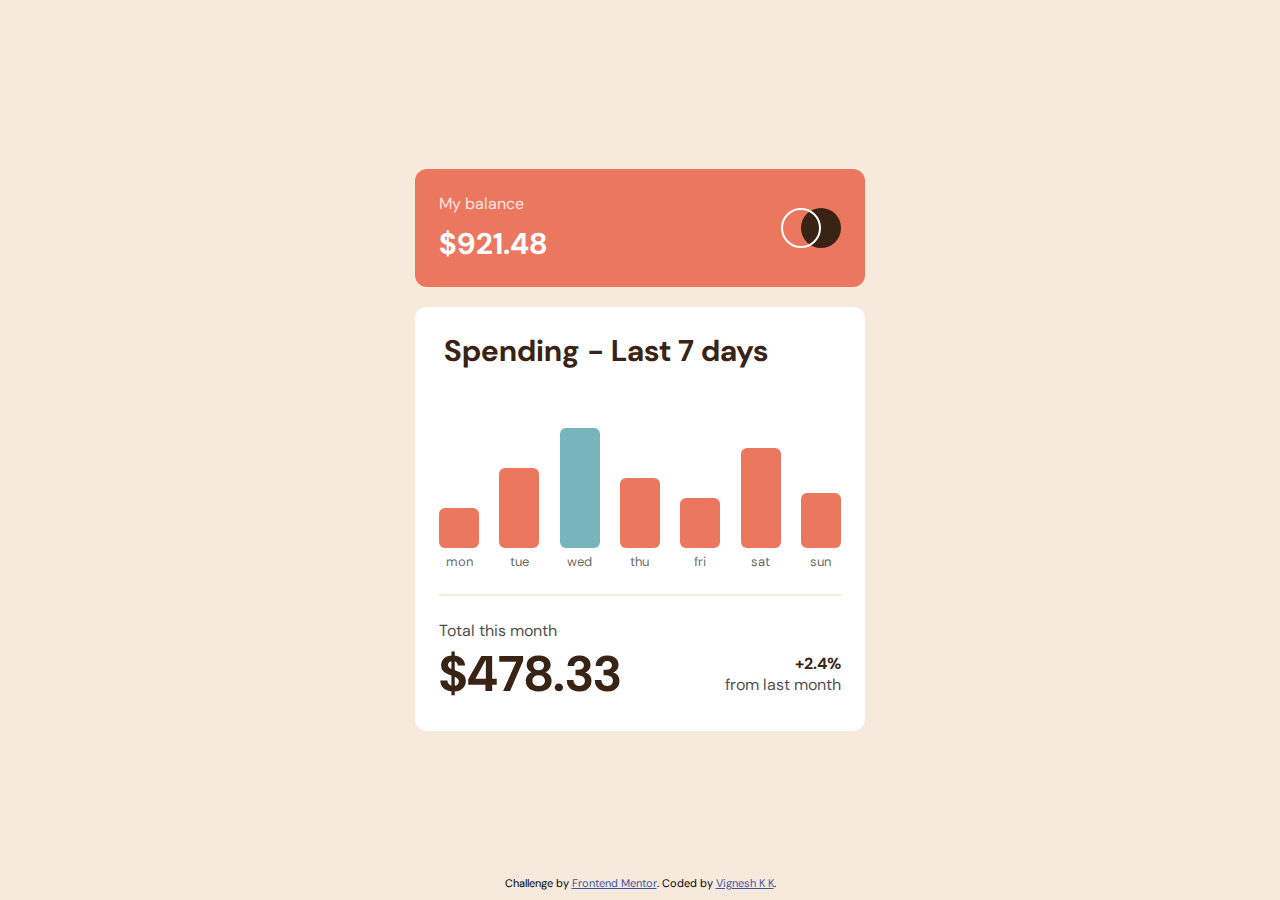
<file: expenses-chart-component-main/index.html>
<!DOCTYPE html>
<html lang="en">

<head>
  <meta charset="UTF-8">
  <meta name="viewport" content="width=device-width, initial-scale=1.0">
  <!-- displays site properly based on user's device -->

  <link rel="icon" type="image/png" sizes="32x32" href="./images/favicon-32x32.png">

  <link rel="stylesheet" href="style.css">

  <title>Frontend Mentor | Expenses chart component</title>

  <!-- Feel free to remove these styles or customise in your own stylesheet 👍 -->
  <style>
    .attribution {
      font-size: 11px;
      text-align: center;
    }

    .attribution a {
      color: hsl(228, 45%, 44%);
    }
  </style>
</head>

<body>

  <div class="content">
    <div class="balance-group">
      <div class="balance-info">
        <span class="title">My balance</span>
        <span class="price">$921.48</span>
      </div>
      <div class="balance-icon">
        <span class="outlined"></span>
        <span class="filled"></span>
      </div>
    </div>
    <div class="chart-group">
      <h3 class="chart-title">Spending - Last 7 days</h3>
      <div class="chart">
        <div data-id="mon" class="chart-item">
          <span class="chart-price">$17.45</span>
          <div class="chart-bar"></div>
          <div class="chart-bar-label">mon</div>
        </div>
        <div data-id="tue" class="chart-item">
          <span class="chart-price">$34.91</span>
          <div class="chart-bar"></div>
          <div class="chart-bar-label">tue</div>
        </div>
        <div data-id="wed" class="chart-item">
          <span class="chart-price">$52.36</span>
          <div class="chart-bar"></div>
          <div class="chart-bar-label">wed</div>
        </div>
        <div data-id="thu" class="chart-item">
          <span class="chart-price">$31.07</span>
          <div class="chart-bar"></div>
          <div class="chart-bar-label">thu</div>
        </div>
        <div data-id="fri" class="chart-item">
          <span class="chart-price">$23.39</span>
          <div class="chart-bar"></div>
          <div class="chart-bar-label">fri</div>
        </div>
        <div data-id="sat" class="chart-item">
          <span class="chart-price">$43.28</span>
          <div class="chart-bar"></div>
          <div class="chart-bar-label">sat</div>
        </div>
        <div data-id="sun" class="chart-item">
          <span class="chart-price">$25.48</span>
          <div class="chart-bar"></div>
          <div class="chart-bar-label">sun</div>
        </div>
      </div>
      <hr />
      <div class="chart-info">
        <div class="month-info">
          <span class="text">Total this month</span>
          <h3 class="monthly-expense">$478.33</h3>
        </div>
        <div class="expense-stat">
          <span class="expense-stat-percent">+2.4%</span>
          <span class="text">from last month</span>
        </div>
      </div>
    </div>
  </div>

  <div class="attribution">
    Challenge by <a href="https://www.frontendmentor.io?ref=challenge" target="_blank">Frontend Mentor</a>.
    Coded by <a href="#">Vignesh K K</a>.
  </div>
</body>

</html>
</file>
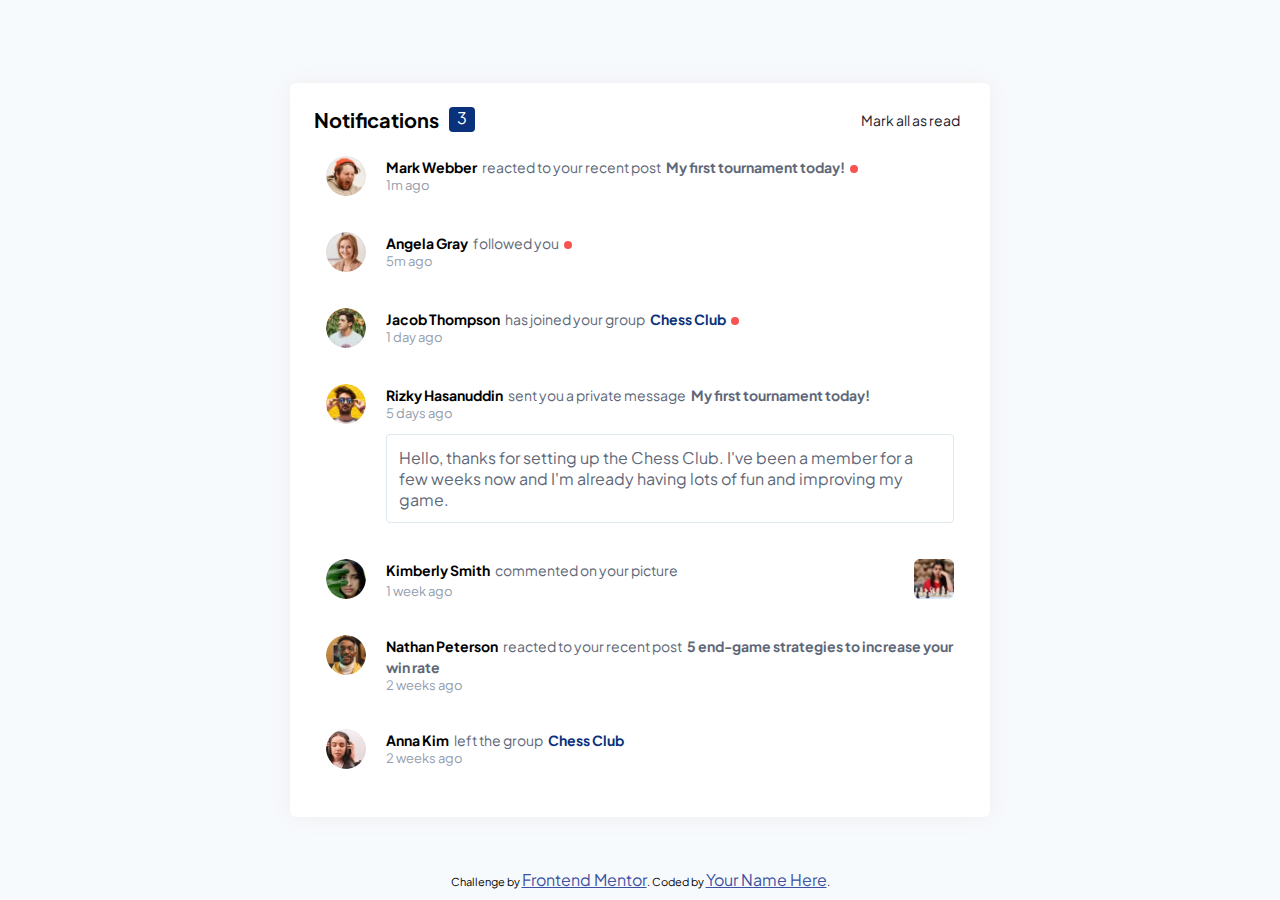
<file: notifications-page-main/index.html>
<!DOCTYPE html>
<html lang="en">
<head>
  <meta charset="UTF-8">
  <meta name="viewport" content="width=device-width, initial-scale=1.0"> <!-- displays site properly based on user's device -->

  <link rel="icon" type="image/png" sizes="32x32" href="./assets/images/favicon-32x32.png">
  
  <link rel="stylesheet" href="style.css">

  <title>Frontend Mentor | Notifications page</title>

  <!-- Feel free to remove these styles or customise in your own stylesheet 👍 -->
  <style>
    .attribution { font-size: 11px; text-align: center; }
    .attribution a { color: hsl(228, 45%, 44%); }
  </style>
</head>
<body>

  <div class="notification-card">
    <div class="notification-title-row">
      <div class="notification-block">
        <h4>Notifications</h4>
        <span data-identifier="notificationCountBadge" class="notification-count-badge">3</span>
      </div>
      <button data-identifier="markAllAsRead" class="text-button">
        Mark all as read 
      </button>
    </div>
    <div class="notification-body">
      <div class="notification-item">
        <div class="notification-info-group">
          <img class="avatar" src="/notifications-page-main/assets/images/avatar-mark-webber.webp" />
          <div class="user-info">
            <div class="notification">
              <span class="author-name">Mark Webber&nbsp;</span>
              <span class="type">reacted to your recent post&nbsp;</span>
              <span class="target post">My first tournament today!&nbsp;</span>
              <span class="unread-badge"></span>
            </div>
            <time datetime="Sat, 20 Apr 2024 04:25:34 GMT" class="notification-time">1m ago</time>
          </div>
        </div>
      </div>
      <div class="notification-item">
        <div class="notification-info-group">
          <img class="avatar" src="/notifications-page-main/assets/images/avatar-angela-gray.webp" />
          <div class="user-info">
            <div class="notification">
              <span class="author-name">Angela Gray&nbsp;</span>
              <span class="type">followed you&nbsp;</span>
              <span class="unread-badge"></span>
            </div>
            <time datetime="Sat, 20 Apr 2024 04:25:34 GMT" class="notification-time">5m ago</time>
          </div>
        </div>
      </div>
      <div class="notification-item">
        <div class="notification-info-group">
          <img class="avatar" src="/notifications-page-main/assets/images/avatar-jacob-thompson.webp" />
          <div class="user-info">
            <div class="notification">
              <span class="author-name">Jacob Thompson&nbsp;</span>
              <span class="type">has joined your group&nbsp;</span>
              <span class="target club">Chess Club&nbsp;</span>
              <span class="unread-badge"></span>
            </div>
            <time datetime="Sat, 20 Apr 2024 04:25:34 GMT" class="notification-time">1 day ago</time>
          </div>
        </div>
      </div>
      <div class="notification-item">
        <div class="notification-info-group">
          <img class="avatar" src="/notifications-page-main/assets/images/avatar-rizky-hasanuddin.webp" />
          <div class="user-info">
            <div class="notification">
              <span class="author-name">Rizky Hasanuddin&nbsp;</span>
              <span class="type">sent you a private message&nbsp;</span>
              <span class="target post">My first tournament today!&nbsp;</span>
            </div>
            <time datetime="Sat, 20 Apr 2024 04:25:34 GMT" class="notification-time">5 days ago</time>
          </div>
        </div>
        <p class="notification-text">
          Hello, thanks for setting up the Chess Club. I've been a member for a few weeks now and 
  I'm already having lots of fun and improving my game.
        </p>
      </div>
      <div class="notification-item">
        <div class="notification-info-group-wrapper">
          <div class="notification-info-group">
            <img class="avatar" src="/notifications-page-main/assets/images/avatar-kimberly-smith.webp" />
            <div class="user-info">
              <div class="notification">
                <span class="author-name">Kimberly Smith&nbsp;</span>
                <span class="type">commented on your picture&nbsp;</span>
              </div>
              <time datetime="Sat, 20 Apr 2024 04:25:34 GMT" class="notification-time">1 week ago</time>
            </div>
          </div>
          <img class="image-commented" src="/notifications-page-main/assets/images/image-chess.webp" />
        </div>
      </div>
      <div class="notification-item">
        <div class="notification-info-group">
          <img class="avatar" src="/notifications-page-main/assets/images/avatar-nathan-peterson.webp" />
          <div class="user-info">
            <div class="notification">
              <span class="author-name">Nathan Peterson&nbsp;</span>
              <span class="type">reacted to your recent post&nbsp;</span>
              <span class="target post">5 end-game strategies to increase your win rate&nbsp;</span>
            </div>
            <time datetime="Sat, 20 Apr 2024 04:25:34 GMT" class="notification-time">2 weeks ago</time>
          </div>
        </div>
      </div>
      <div class="notification-item">
        <div class="notification-info-group">
          <img class="avatar" src="/notifications-page-main/assets/images/avatar-anna-kim.webp" />
          <div class="user-info">
            <div class="notification">
              <span class="author-name">Anna Kim&nbsp;</span>
              <span class="type">left the group&nbsp;</span>
              <span class="target club">Chess Club&nbsp;</span>
            </div>
            <time datetime="Sat, 20 Apr 2024 04:25:34 GMT" class="notification-time">2 weeks ago</time>
          </div>
        </div>
      </div>
    </div>
  </div>

  <div class="attribution">
    Challenge by <a href="https://www.frontendmentor.io?ref=challenge" target="_blank">Frontend Mentor</a>. 
    Coded by <a href="#">Your Name Here</a>.
  </div>
  <script src="/notifications-page-main/script.js" />
</body>
</html>
</file>
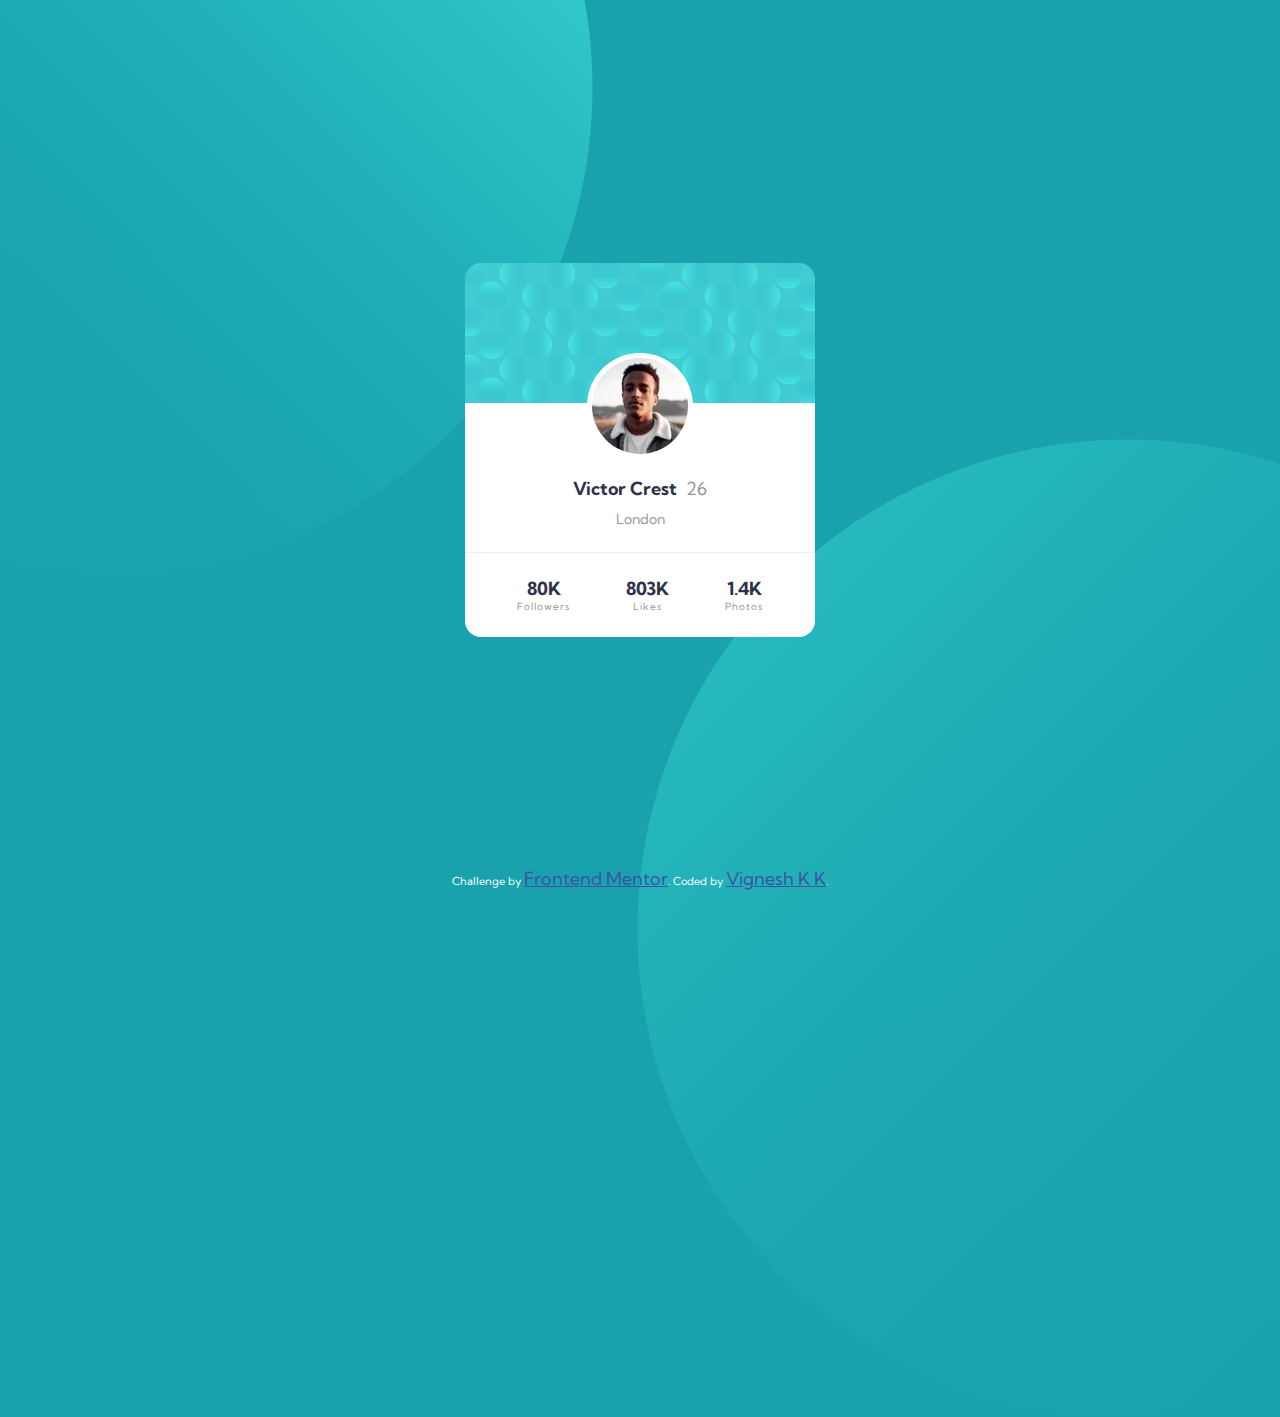
<file: profile-card-component-main/index.html>
<!DOCTYPE html>
<html lang="en">

<head>
  <meta charset="UTF-8">
  <meta name="viewport" content="width=device-width, initial-scale=1.0">
  <!-- displays site properly based on user's device -->

  <link rel="icon" type="image/png" sizes="32x32" href="./images/favicon-32x32.png">

  <link rel="stylesheet" href="./style.css">

  <title>Frontend Mentor | Profile card component</title>

  <!-- Feel free to remove these styles or customise in your own stylesheet 👍 -->
  <style>
    .attribution {
      font-size: 11px;
      text-align: center;
    }

    .attribution a {
      color: hsl(228, 45%, 44%);
    }
  </style>
</head>

<body>
  <div class="card">
    <div class="top-image"></div>
    <div class="content">
      <div class="user-details">
        <img src="./images/image-victor.jpg" alt="Victor" class="avatar">
        <div class="user-info-group">
          <div class="user-info">
            <span class="user-name">Victor Crest</span>
            <span class="user-age">26</span>
          </div>
          <span class="user-location">London</span>
        </div>
      </div>
      <div class="user-stat">
        <div class="user-stat-item">
          <span class="stat-number">80K</span>
          <span class="stat-text">Followers</span>
        </div>
        <div class="user-stat-item">
          <span class="stat-number">803K</span>
          <span class="stat-text">Likes</span>
        </div>
        <div class="user-stat-item">
          <span class="stat-number">1.4K</span>
          <span class="stat-text">Photos</span>
        </div>
      </div>
    </div>
  </div>

  <div class="attribution">
    Challenge by <a href="https://www.frontendmentor.io?ref=challenge" target="_blank">Frontend Mentor</a>.
    Coded by <a href="#">Vignesh K K</a>.
  </div>
</body>

</html>
</file>
<file: expenses-chart-component-main/style.css>
@import url('https://fonts.googleapis.com/css2?family=DM+Sans:ital,opsz,wght@0,9..40,100..1000;1,9..40,100..1000&display=swap');

:root {
  --soft-red: hsl(10, 79%, 65%);
  --soft-red-hover: hsl(10, 79%, 75%);
  --cyan: hsl(186, 34%, 60%);
  --cyan-hover: hsl(186, 34%, 70%);
  --dark-brown: hsl(25, 47%, 15%);
  --medium-brown: hsl(28, 10%, 53%);
  --cream: hsl(27, 66%, 92%);
  --very-pale-orange: hsl(33, 100%, 98%);
  --white: #ffffff;
  --grey: #C5C5C5;
}

html {
  height: 100vh;
}

* {
  box-sizing: border-box;
  font-family: "DM Sans", sans-serif;
}

body {
  height: 100%;
  position: relative;
  background-color: var(--cream);
  display: flex;
  align-items: center;
  margin: 0px;
  justify-content: center;
}

.content {
  height: max-content;
  width: 450px;
  display: flex;
  flex-direction: column;
  gap: 20px;
}

@media screen and (max-width: 500px) {
  .content {
    width: 80%;
    margin: auto;
  }
}

.balance-group {
  width: 100%;
  height: max-content;
  display: flex;
  align-items: center;
  justify-content: space-between;
  background-color: var(--soft-red);
  border-radius: 12px;
  padding: 24px;
}

.balance-info {
  display: flex;
  flex-direction: column;
  gap: 10px;
  color: var(--white);
}

.balance-info .title {
  opacity: 0.8;
}

.balance-info .price {
  font-size: 30px;
  font-weight: 700;
}

.balance-icon {
  width: 40px;
  height: 40px;
  position: relative;
}

.outlined,
.filled {
  width: 40px;
  height: 40px;
  border-radius: 50%;
  display: block;
  position: absolute;
  right: 0px;
}

.outlined {
  border: 2px solid var(--white);
  transform: translateX(-20px);
  z-index: 1;
}

.filled {
  background-color: var(--dark-brown);
}

.chart-group {
  background-color: var(--white);
  padding: 24px;
  border-radius: 12px;
}

.chart-title {
  margin: 0px;
  color: var(--dark-brown);
  font-size: 30px;
  padding: 0px 5px;
}

.chart {
  width: 100%;
  height: 200px;
  display: flex;
  gap: 10px;
  justify-content: space-between;
  align-items: end;
  overflow-x: scroll;
}

.chart-item {
  height: max-content;
  display: flex;
  flex-direction: column;
  gap: 5px;
  align-items: center;
  justify-content: flex-end;
  cursor: pointer;
  position: relative;
}

.chart-bar {
  width: 40px;
  border-radius: 6px;
  background-color: var(--soft-red);
}

[data-id="mon"].chart-item .chart-bar {
  height: 40px;
}

[data-id="tue"].chart-item .chart-bar {
  height: 80px;
}

[data-id="wed"].chart-item .chart-bar {
  height: 120px;
  background-color: var(--cyan);
}

[data-id="thu"].chart-item .chart-bar {
  height: 70px;
}

[data-id="fri"].chart-item .chart-bar {
  height: 50px;
}

[data-id="sat"].chart-item .chart-bar {
  height: 100px;
}

[data-id="sun"].chart-item .chart-bar {
  height: 55px;
}

.chart-price {
  background-color: var(--dark-brown);
  padding: 5px;
  color: white;
  border-radius: 4px;
  display: none;
  position: absolute;
  top: -38px;
}

.chart-item:hover .chart-price {
  display: block;
}

.chart-item:hover .chart-bar {
  background-color: var(--soft-red-hover);
}

[data-id="wed"].chart-item:hover .chart-bar {
  background-color: var(--cyan-hover);
} 

.chart-bar-label {
  font-size: 13px;
  opacity: 0.6;
}

hr {
  border: none;
  border-top: 2px solid var(--cream);
  margin: 24px 0px;
}

.chart-info {
  display: flex;
  justify-content: space-between;
  align-items: end;
  overflow-x: scroll;
  gap: 20px;
}

.month-info .text,
.expense-stat .text {
  opacity: 0.7;
}

.monthly-expense {
  font-size: 50px;
  color: var(--dark-brown);
  margin: 0px;
}

.expense-stat {
  display: flex;
  flex-direction: column;
  justify-content: flex-end;
  align-items: end;
  margin-bottom: 12px;
}

.expense-stat-percent {
  color: var(--dark-brown);
  font-weight: bold;
}

.attribution {
  position: absolute;
  bottom: 10px;
  left: 50%;
  transform: translateX(-50%);
}
</file>
<file: notifications-page-main/style.css>
@import url('https://fonts.googleapis.com/css2?family=Plus+Jakarta+Sans:ital,wght@0,200..800;1,200..800&display=swap');

:root {
  --red: hsl(1, 90%, 64%);
  --blue: hsl(219, 85%, 26%);
  --white: hsl(0, 0%, 100%);
  --very-light-grayish-blue: hsl(210, 60%, 98%);
  --light-grayish-blue-1: hsl(211, 68%, 94%);
  --light-grayish-blue-2: hsl(205, 33%, 90%);
  --grayish-blue: hsl(219, 14%, 63%);
  --dark-grayish-blue: hsl(219, 12%, 42%);
  --very-dark-blue: hsl(224, 21%, 14%);

}

* {
  box-sizing: border-box;
  font-size: 16px;
  font-family: "Plus Jakarta Sans", serif;
}

html {
  min-height: 100vh;
}

body {
  height: 100vh;
  background-color: var(--very-light-grayish-blue);
  display: flex;
  align-items: center;
  justify-content: center;
  margin: 0px;
}

.notification-card {
  background-color: var(--white);
  padding: 24px;
  -webkit-box-shadow: 0px 0px 19px 4px rgba(241, 241, 243, 1);
  -moz-box-shadow: 0px 0px 19px 4px rgba(241, 241, 243, 1);
  box-shadow: 0px 0px 19px 4px rgba(241, 241, 243, 1);
  border-radius: 6px;
  max-width: 700px;
}

@media screen and (max-width: 750px) {
  .notification-card {
    width: 90%;
  }
}

@media screen and (max-width: 500px) {
  body {
    height: 100%;
  }

  .notification-card {
    border: none;
    border-radius: 0px;
    width: 100%;
    padding: 12px;
    background-color: var(--very-light-grayish-blue);
    -webkit-box-shadow: none;
    -moz-box-shadow: none;
    box-shadow: none;
  }
}

.notification-title-row {
  display: flex;
  align-items: center;
  justify-content: space-between;
}

h4 {
  margin: 0px;
  font-size: 20px;
  font-weight: bold;
}

.notification-block {
  display: flex;
  gap: 10px;
}

.notification-count-badge {
  background-color: var(--blue);
  color: var(--white);
  padding: 0px 8px;
  border-radius: 4px;
}

.text-button {
  cursor: pointer;
  border: 0px;
  background-color: transparent;
  font-size: 14px;
  color: var(--very-dark-blue);
}

.notification-body {
  padding: 24px 12px;
  display: flex;
  gap: 36px;
  flex-direction: column;
}

.notification-item {
  display: flex;
  flex-direction: column;
  gap: 10px;
  width: 100%;
}

.notification-info-group-wrapper {
  display: flex;
  justify-content: space-between;
  min-height: 40px;
}

.notification-info-group {
  display: flex;
  gap: 20px;
  min-height: 40px;
}

.avatar {
  width: 40px;
  height: 40px;
  border-radius: 50%;
}

.user-info {
  height: 100%;
  display: flex;
  flex-direction: column;
  justify-content: space-between;
}

.author-name,
.type,
.target,
.notification-time {
  font-size: 14px;
}

.author-name {
  font-weight: bold;
}

.type {
  color: var(--dark-grayish-blue);
}

.target.post {
  font-weight: bold;
  color: var(--dark-grayish-blue);
}

.target.club {
  font-weight: bold;
  color: var(--blue);
}

.unread-badge {
  width: 8px;
  height: 8px;
  background-color: var(--red);
  border-radius: 50%;
  display: inline-block;
}

.image-commented {
  height: 40px;
  width: 40px;
  border-radius: 4px;
  justify-self: flex-end;
}

.notification-time {
  font-size: 13px;
  color: var(--grayish-blue);
}

.notification-text {
  margin: 0px;
  margin-left: 60px;
  padding: 12px;
  color: var(--dark-grayish-blue);
  border: 1px solid var(--light-grayish-blue-2);
  border-radius: 4px;
}

.attribution {
  position: absolute;
  bottom: 10px;
  left: 50%;
  transform: translateX(-50%);
}
</file>
<file: profile-card-component-main/style.css>
@import url('https://fonts.googleapis.com/css2?family=Kumbh+Sans:wght@100..900&display=swap');

:root {
  --Dark-cyan: hsl(185, 75%, 39%);
  --Very-dark-desaturated-blue: hsl(229, 23%, 23%);
  --Dark-grayish-blue: hsl(227, 10%, 46%);
  --Dark-gray: hsl(0, 0%, 59%);
}

* {
  font-family: "Kumbh Sans", serif;
  box-sizing: border-box;
  font-size: 18px;
}

html {
  height: 100vh;
}

body {
  height: 100%;
  margin: 0px;
  display: flex;
  align-items: center;
  justify-content: center;
  background-color: var(--Dark-cyan);
  position: relative;
  overflow: hidden;
}

.card {
  border-radius: 24px;
  width: 350px;
  position: relative;
}

.card::after, .card::before {
  content: "";
  z-index: -1;
  display: block;
  width: 978px;
  height: 978px;
  position: absolute;
}

.card::before {
  top: -665px;
  left: -850px;
  background: url('./images/bg-pattern-top.svg') no-repeat;
}

.card::after {
  bottom: -780px;
  right: -800px;
  background: url('./images/bg-pattern-bottom.svg') no-repeat;
}

@media screen and (max-width: 400px) {
  .card {
    width: 90%;
  }

  .card::before {
    top: -750px;
    left: -775px;
  }

  .card::after {
    bottom: -750px;
    right: -750px;
  }
}

.top-image {
  background: url('./images/bg-pattern-card.svg') no-repeat center;
  height: 140px;
  width: 100%;
  border-radius: 16px 16px 0 0;
}

.content {
  background-color: white;
  border-radius: 0 0 16px 16px;
}

.user-details {
  padding: 24px;
  border-bottom: 1px solid #ededed;
  position: relative;
  height: 150px;
  display: flex;
  align-items: flex-end;
  justify-content: center;
}

.avatar {
  position: absolute;
  top: -50px;
  left: 50%;
  border-radius: 50%;
  padding: 5px;
  background-color: white;
  transform: translateX(-50%)
}

.user-info-group {
  display: flex;
  flex-direction: column;
  align-items: center;
  justify-content: center;
  gap: 10px;
}

.user-name, .stat-number {
  color: var(--Very-dark-desaturated-blue);
  font-weight: bold;
}

.user-name {
  margin-right: 5px;
}

.user-age, .user-location, .stat-text {
  color: var(--Dark-gray);
}

.user-location {
  font-size: 14px;
}

.user-stat {
  display: flex;
  justify-content: space-around;
  padding: 24px;
  flex-wrap: wrap;
}

.user-stat-item {
  display: flex;
  flex-direction: column;
  align-items: center;
  justify-content: center;
}

.stat-text {
  font-size: 10px;
  letter-spacing: 1px;
}

.attribution {
  position: absolute;
  bottom: 10px;
  left: 50%;
  transform: translateX(-50%);
  color: white;
}
</file>
